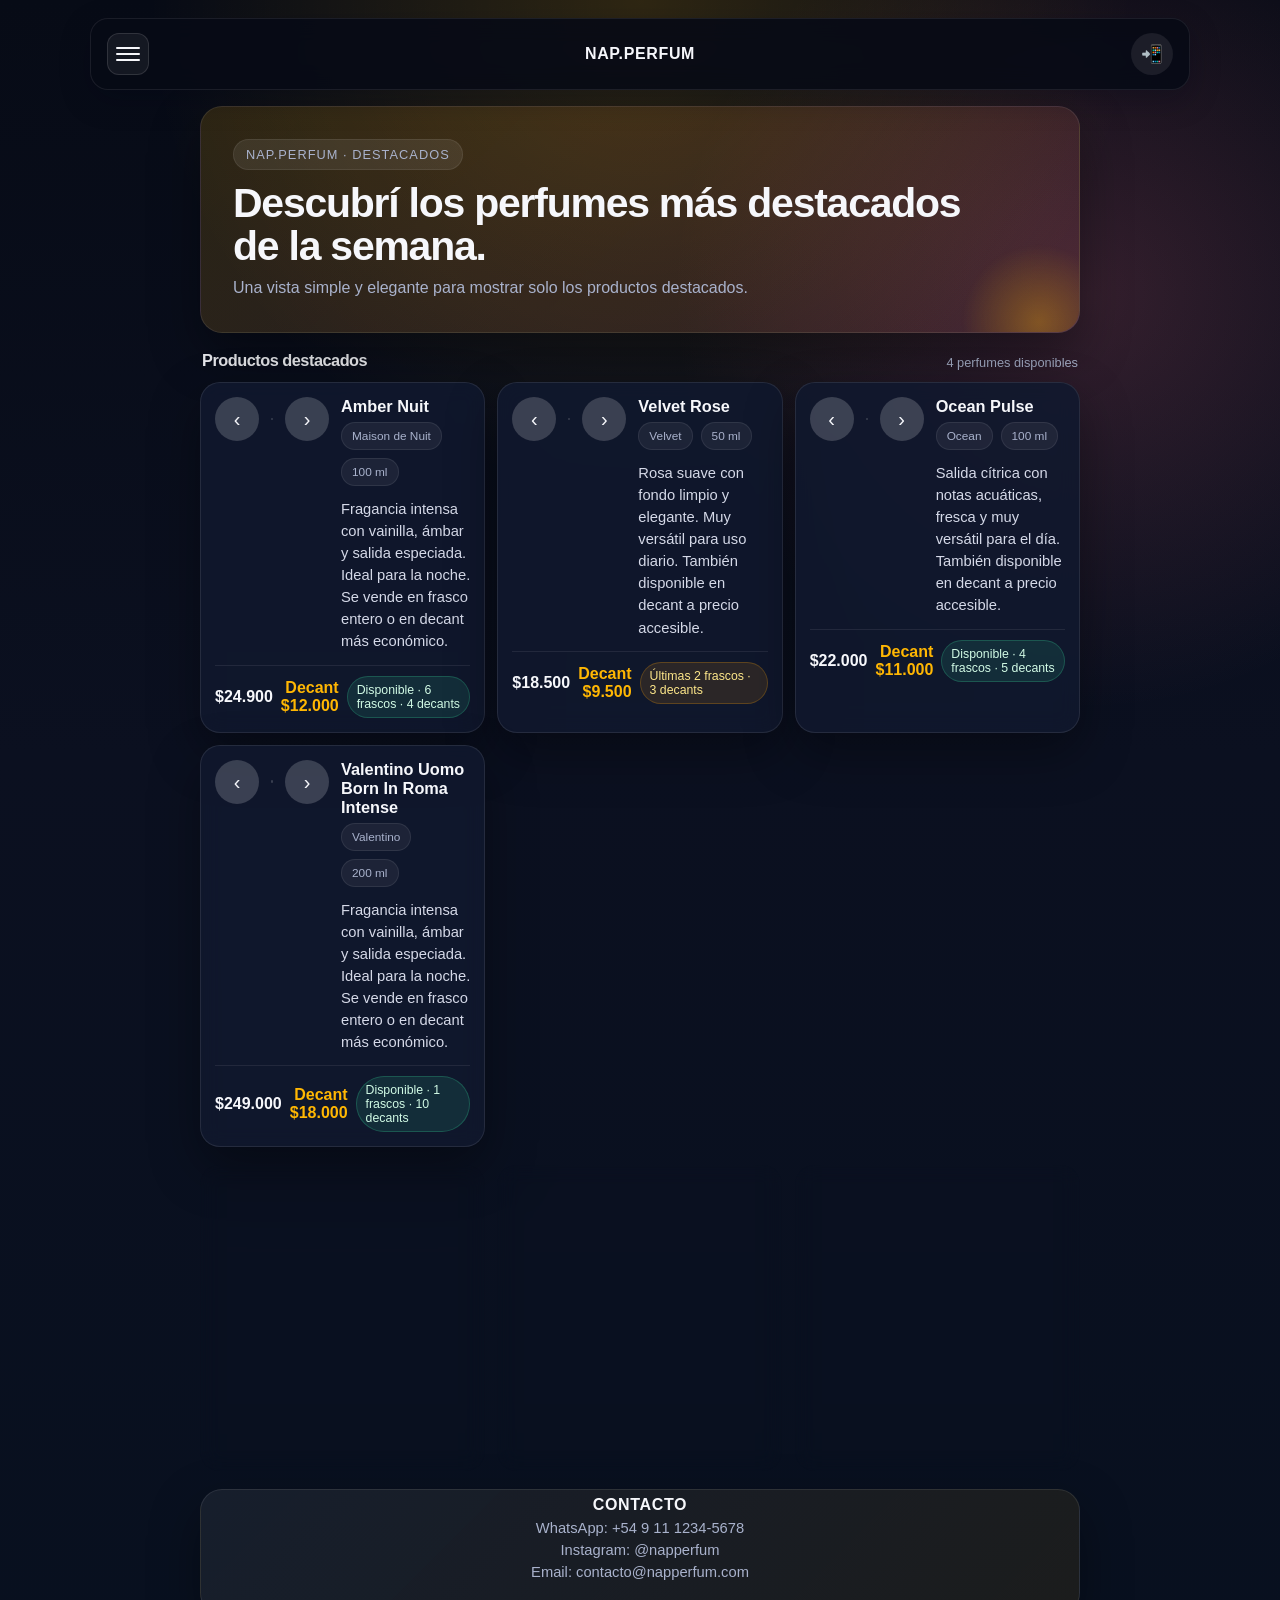
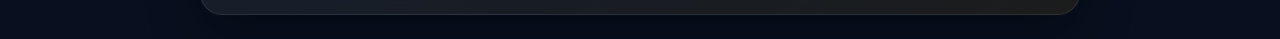
<file: index.html>
<!DOCTYPE html>
<html lang="es">
<head>
  <meta charset="UTF-8">
  <meta name="viewport" content="width=device-width, initial-scale=1.0">
  <meta name="theme-color" content="#0f172a">
  <title>Nap.Perfum | Stock de Perfumes</title>
  <link rel="icon" type="image/jpeg" href="src/data/Assets/Logo/Logo.jpg">
  <link rel="shortcut icon" type="image/jpeg" href="src/data/Assets/Logo/Logo.jpg">
  <link rel="apple-touch-icon" href="src/data/Assets/Logo/Logo.jpg">
  <link rel="stylesheet" href="src/Estilo/styles.css">
</head>
<body>
  <header class="topbar">
    <button class="menu-toggle" id="openSidebar" aria-expanded="false" aria-label="Abrir menú">
      <span></span>
      <span></span>
      <span></span>
    </button>
    <a class="brand" href="#productos-destacados" aria-label="Ir a productos destacados">Nap.Perfum</a>
    <a class="contact-icon" href="#contacto" aria-label="Ir al contacto">📲</a>
  </header>

  <div class="sidebar-overlay" id="sidebarOverlay"></div>

  <aside class="sidebar" id="sidebarMenu" aria-label="Menú lateral">
    <div class="sidebar-head">
      <h3>Filtrar perfumes</h3>
      <button class="close-btn" id="closeSidebar" aria-label="Cerrar menú">×</button>
    </div>

    <nav class="sidebar-nav">
      <a class="filter-link home-link" href="#" aria-label="Volver al inicio">Volver al inicio</a>
      <p class="nav-title">Por marca</p>
      <button class="filter-link active" data-filter="all">Todos</button>
      <button class="filter-link" data-filter="brand" data-value="Maison de Nuit">Maison de Nuit</button>
      <button class="filter-link" data-filter="brand" data-value="Velvet">Velvet</button>
      <button class="filter-link" data-filter="brand" data-value="Ocean">Ocean</button>
      <button class="filter-link" data-filter="brand" data-value="Cedar">Cedar</button>

      <p class="nav-title">Por género</p>
      <button class="filter-link" data-filter="gender" data-value="Femenino">Femenino</button>
      <button class="filter-link" data-filter="gender" data-value="Masculino">Masculino</button>
      <button class="filter-link" data-filter="gender" data-value="Unisex">Unisex</button>
    </nav>
  </aside>

  <main class="shell">
    <section class="hero" aria-label="Productos destacados">
      <div class="eyebrow">Nap.Perfum · Destacados</div>
      <h1>Descubrí los perfumes más destacados de la semana.</h1>
      <p>Una vista simple y elegante para mostrar solo los productos destacados.</p>
    </section>

    <section class="section" id="productos-destacados">
      <div class="section-head">
        <h2>Productos destacados</h2>
        <span>Selección premium</span>
      </div>

      <div class="grid" id="productosGrid"></div>
    </section>

    <section class="section" id="hombre">
      

      <div class="grid">
        <article class="card">
          <div class="card-top">
            <div class="image-carousel" aria-label="Carrusel de imágenes del perfume Noir Signature">
              <button class="carousel-btn prev" type="button" aria-label="Ver imagen anterior">‹</button>
              <div class="carousel-viewport">
                <div class="carousel-image is-active" style="background-image: url('https://images.unsplash.com/photo-1592945403244-b3fbafd7f539?auto=format&fit=crop&w=900&q=80');">
                  <span>Noir Signature</span>
                </div>
                <div class="carousel-image" style="background-image: url('https://images.unsplash.com/photo-1617038260897-41a1f14a8ca0?auto=format&fit=crop&w=900&q=80');">
                  <span>Noir Signature</span>
                </div>
              </div>
              <button class="carousel-btn next" type="button" aria-label="Ver imagen siguiente">›</button>
            </div>
            <div>
              <h3>Noir Signature</h3>
              <div class="meta">
                <span class="tag">Maison de Nuit</span>
                <span class="tag">100 ml</span>
              </div>
              <p class="desc">Una fragancia intensa y elegante con notas amaderadas y especiadas.</p>
            </div>
          </div>
          <div class="bottom">
            <div class="price">$26.900</div>
            <div class="price decant">Decant $13.900</div>
            <div class="stock ok">Disponible · 5 frascos · 3 decants</div>
          </div>
        </article>

        <article class="card">
          <div class="card-top">
            <div class="image-carousel" aria-label="Carrusel de imágenes del perfume Cedar Force">
              <button class="carousel-btn prev" type="button" aria-label="Ver imagen anterior">‹</button>
              <div class="carousel-viewport">
                <div class="carousel-image is-active" style="background-image: url('https://images.unsplash.com/photo-1523293182086-7651a899d37f?auto=format&fit=crop&w=900&q=80');">
                  <span>Cedar Force</span>
                </div>
                <div class="carousel-image" style="background-image: url('https://images.unsplash.com/photo-1585386959984-a4155224a1ad?auto=format&fit=crop&w=900&q=80');">
                  <span>Cedar Force</span>
                </div>
              </div>
              <button class="carousel-btn next" type="button" aria-label="Ver imagen siguiente">›</button>
            </div>
            <div>
              <h3>Cedar Force</h3>
              <div class="meta">
                <span class="tag">Cedar</span>
                <span class="tag">100 ml</span>
              </div>
              <p class="desc">Fresco y masculino, con un perfil limpio ideal para el día a día.</p>
            </div>
          </div>
          <div class="bottom">
            <div class="price">$22.800</div>
            <div class="price decant">Decant $11.200</div>
            <div class="stock ok">Disponible · 4 frascos · 2 decants</div>
          </div>
        </article>

        <article class="card">
          <div class="card-top">
            <div class="image-carousel" aria-label="Carrusel de imágenes del perfume Ocean Drift">
              <button class="carousel-btn prev" type="button" aria-label="Ver imagen anterior">‹</button>
              <div class="carousel-viewport">
                <div class="carousel-image is-active" style="background-image: url('https://images.unsplash.com/photo-1541643600914-78b084683601?auto=format&fit=crop&w=900&q=80');">
                  <span>Ocean Drift</span>
                </div>
                <div class="carousel-image" style="background-image: url('https://images.unsplash.com/photo-1563170351-be82ae4c9e64?auto=format&fit=crop&w=900&q=80');">
                  <span>Ocean Drift</span>
                </div>
              </div>
              <button class="carousel-btn next" type="button" aria-label="Ver imagen siguiente">›</button>
            </div>
            <div>
              <h3>Ocean Drift</h3>
              <div class="meta">
                <span class="tag">Ocean</span>
                <span class="tag">100 ml</span>
              </div>
              <p class="desc">Una propuesta marina y refrescante con un toque urbano y muy versátil.</p>
            </div>
          </div>
          <div class="bottom">
            <div class="price">$24.500</div>
            <div class="price decant">Decant $12.000</div>
            <div class="stock low">Últimos 3 frascos · 4 decants</div>
          </div>
        </article>
      </div>
    </section>
  </main>

  <button class="scroll-top" id="scrollTopBtn" aria-label="Volver arriba" title="Volver arriba">↑</button>

  <footer class="footer" id="contacto">
    <p><strong>Contacto</strong></p>
    <p>WhatsApp: +54 9 11 1234-5678</p>
    <p>Instagram: @napperfum</p>
    <p>Email: contacto@napperfum.com</p>
  </footer>

  <script id="productos-data" type="application/json"></script>

  <script src="src/Script/app.js"></script>
</body>
</html>
</file>
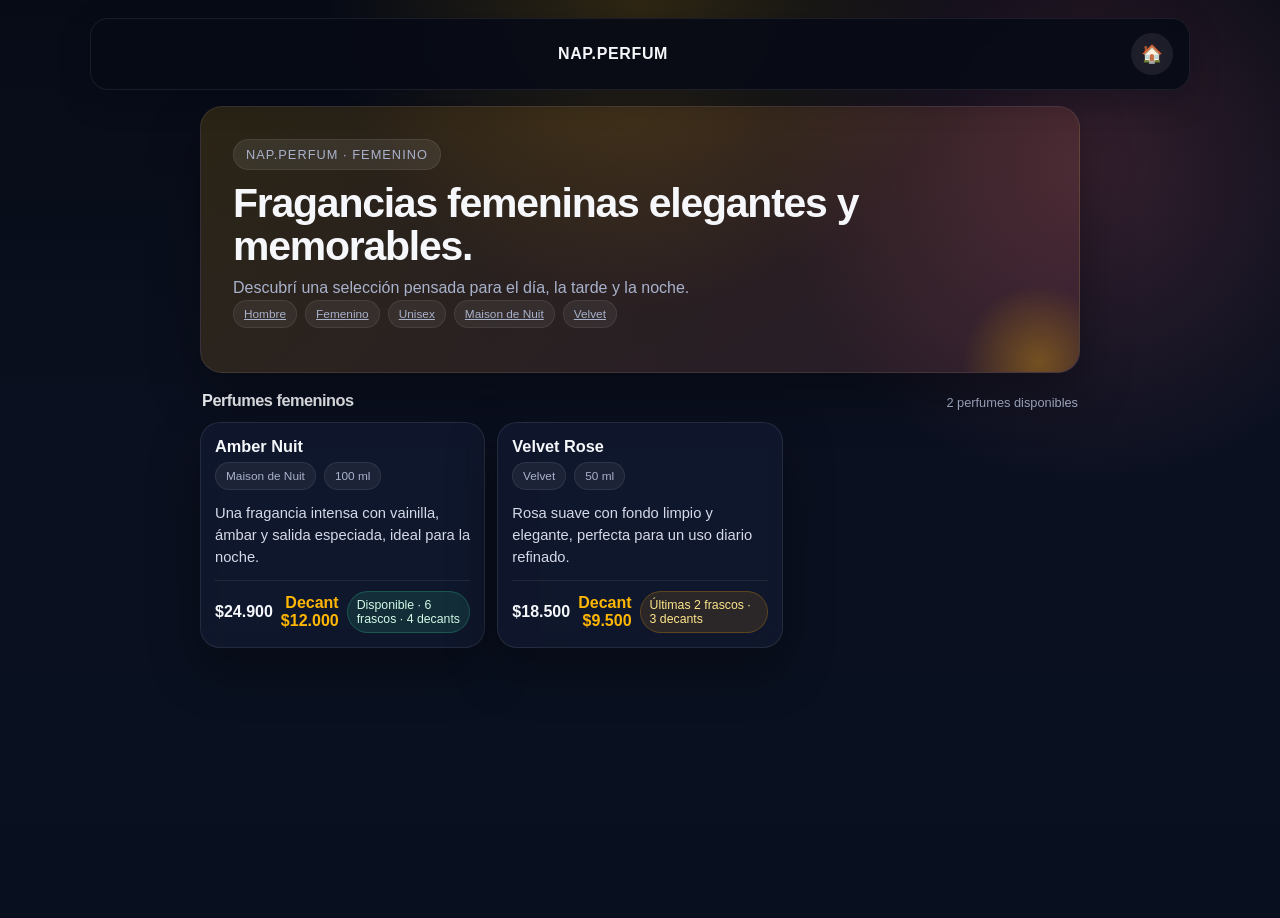
<file: src/Estructura/Secciones/femenino.html>
<!DOCTYPE html>
<html lang="es">
<head>
  <meta charset="UTF-8">
  <meta name="viewport" content="width=device-width, initial-scale=1.0">
  <title>Nap.Perfum | Femenino</title>
  <link rel="stylesheet" href="../../Estilo/styles.css">
</head>
<body>
  <header class="topbar">
    <a class="brand" href="../../index.html">Nap.Perfum</a>
    <a class="contact-icon" href="../../index.html#contacto" aria-label="Volver al inicio">🏠</a>
  </header>

  <main class="shell">
    <section class="hero">
      <div class="eyebrow">Nap.Perfum · Femenino</div>
      <h1>Fragancias femeninas elegantes y memorables.</h1>
      <p>Descubrí una selección pensada para el día, la tarde y la noche.</p>
      <div class="meta">
        <a class="tag" href="hombre.html">Hombre</a>
        <a class="tag" href="femenino.html">Femenino</a>
        <a class="tag" href="unisex.html">Unisex</a>
        <a class="tag" href="maison-de-nuit.html">Maison de Nuit</a>
        <a class="tag" href="velvet.html">Velvet</a>
      </div>
    </section>

    <section class="section">
      <div class="section-head">
        <h2>Perfumes femeninos</h2>
        <span>2 perfumes disponibles</span>
      </div>

      <div class="grid">
        <article class="card">
          <div class="card-top">
            <div>
              <h3>Amber Nuit</h3>
              <div class="meta">
                <span class="tag">Maison de Nuit</span>
                <span class="tag">100 ml</span>
              </div>
              <p class="desc">Una fragancia intensa con vainilla, ámbar y salida especiada, ideal para la noche.</p>
            </div>
          </div>
          <div class="bottom">
            <div class="price">$24.900</div>
            <div class="price decant">Decant $12.000</div>
            <div class="stock ok">Disponible · 6 frascos · 4 decants</div>
          </div>
        </article>

        <article class="card">
          <div class="card-top">
            <div>
              <h3>Velvet Rose</h3>
              <div class="meta">
                <span class="tag">Velvet</span>
                <span class="tag">50 ml</span>
              </div>
              <p class="desc">Rosa suave con fondo limpio y elegante, perfecta para un uso diario refinado.</p>
            </div>
          </div>
          <div class="bottom">
            <div class="price">$18.500</div>
            <div class="price decant">Decant $9.500</div>
            <div class="stock low">Últimas 2 frascos · 3 decants</div>
          </div>
        </article>
      </div>
    </section>
  </main>
</body>
</html>
</file>
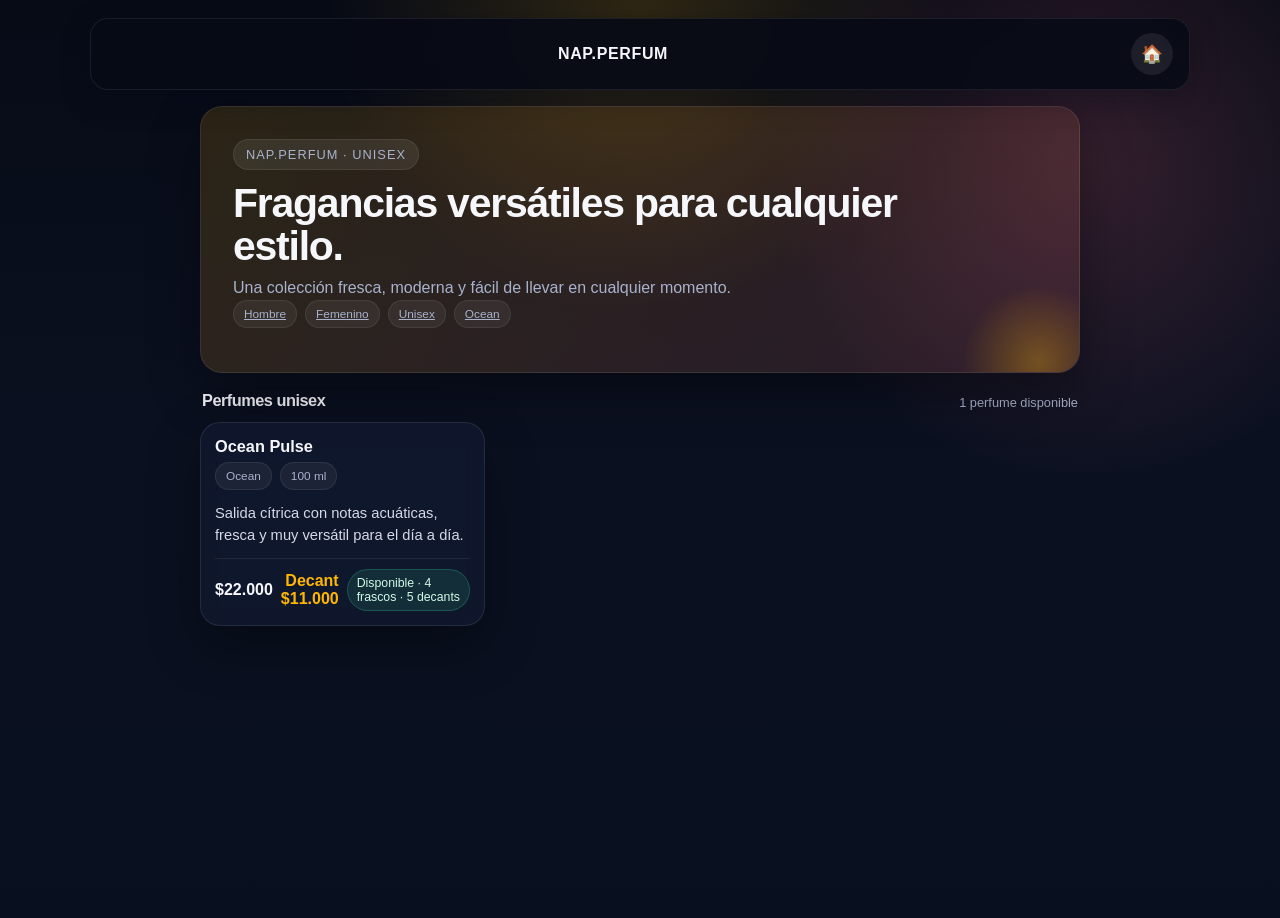
<file: src/Estructura/Secciones/unisex.html>
<!DOCTYPE html>
<html lang="es">
<head>
  <meta charset="UTF-8">
  <meta name="viewport" content="width=device-width, initial-scale=1.0">
  <title>Nap.Perfum | Unisex</title>
  <link rel="stylesheet" href="../../Estilo/styles.css">
</head>
<body>
  <header class="topbar">
    <a class="brand" href="../../index.html">Nap.Perfum</a>
    <a class="contact-icon" href="../../index.html#contacto" aria-label="Volver al inicio">🏠</a>
  </header>

  <main class="shell">
    <section class="hero">
      <div class="eyebrow">Nap.Perfum · Unisex</div>
      <h1>Fragancias versátiles para cualquier estilo.</h1>
      <p>Una colección fresca, moderna y fácil de llevar en cualquier momento.</p>
      <div class="meta">
        <a class="tag" href="hombre.html">Hombre</a>
        <a class="tag" href="femenino.html">Femenino</a>
        <a class="tag" href="unisex.html">Unisex</a>
        <a class="tag" href="ocean.html">Ocean</a>
      </div>
    </section>

    <section class="section">
      <div class="section-head">
        <h2>Perfumes unisex</h2>
        <span>1 perfume disponible</span>
      </div>

      <div class="grid">
        <article class="card">
          <div class="card-top">
            <div>
              <h3>Ocean Pulse</h3>
              <div class="meta">
                <span class="tag">Ocean</span>
                <span class="tag">100 ml</span>
              </div>
              <p class="desc">Salida cítrica con notas acuáticas, fresca y muy versátil para el día a día.</p>
            </div>
          </div>
          <div class="bottom">
            <div class="price">$22.000</div>
            <div class="price decant">Decant $11.000</div>
            <div class="stock ok">Disponible · 4 frascos · 5 decants</div>
          </div>
        </article>
      </div>
    </section>
  </main>
</body>
</html>
</file>
<file: src/Estilo/styles.css>
:root {
  color-scheme: dark;
  --bg: #0b1020;
  --bg-2: #121a31;
  --card: rgba(16, 24, 46, 0.88);
  --card-border: rgba(255, 255, 255, 0.09);
  --text: #f6f7fb;
  --muted: #a9b2cc;
  --accent: #ffb703;
  --accent-2: #fb7185;
  --ok: #34d399;
  --low: #f59e0b;
  --out: #ef4444;
  --shadow: 0 20px 50px rgba(0, 0, 0, 0.35);
}

* {
  box-sizing: border-box;
}

body {
  margin: 0;
  min-height: 100vh;
  font-family: "Trebuchet MS", "Segoe UI", Arial, sans-serif;
  color: var(--text);
  background:
    radial-gradient(circle at top, rgba(255, 183, 3, 0.16), transparent 28%),
    radial-gradient(circle at 85% 18%, rgba(251, 113, 133, 0.18), transparent 24%),
    linear-gradient(180deg, #070b16 0%, var(--bg) 46%, #08101f 100%);
  -webkit-font-smoothing: antialiased;
}

.topbar {
  position: sticky;
  top: 0;
  z-index: 20;
  display: flex;
  align-items: center;
  justify-content: space-between;
  gap: 12px;
  max-width: 880px;
  margin: 0 auto;
  padding: 12px 14px;
  background: rgba(7, 11, 22, 0.9);
  backdrop-filter: blur(12px);
  border: 1px solid rgba(255, 255, 255, 0.08);
  border-radius: 0 0 18px 18px;
  box-shadow: 0 10px 30px rgba(2, 6, 23, 0.28);
}

.topbar .brand {
  margin: 0;
  flex: 1;
  display: inline-flex;
  align-items: center;
  justify-content: center;
  gap: 10px;
}

.menu-toggle {
  display: inline-flex;
  flex-direction: column;
  justify-content: center;
  gap: 4px;
  width: 42px;
  height: 42px;
  padding: 8px;
  border: 1px solid rgba(255, 255, 255, 0.12);
  border-radius: 12px;
  background: rgba(255, 255, 255, 0.06);
  cursor: pointer;
}

.menu-toggle span {
  display: block;
  width: 100%;
  height: 2px;
  border-radius: 999px;
  background: var(--text);
}

.brand {
  font-weight: 700;
  letter-spacing: 0.04em;
  text-transform: uppercase;
  color: var(--text);
  text-decoration: none;
}

.brand-logo {
  width: 44px;
  height: 44px;
  object-fit: cover;
  border-radius: 12px;
  border: 1px solid rgba(255, 255, 255, 0.12);
  box-shadow: 0 8px 24px rgba(0, 0, 0, 0.24);
}

.contact-icon {
  display: inline-flex;
  align-items: center;
  justify-content: center;
  width: 42px;
  height: 42px;
  border-radius: 50%;
  background: rgba(255, 255, 255, 0.08);
  color: var(--text);
  text-decoration: none;
  font-size: 1.1rem;
  transition: transform 0.2s ease, background 0.2s ease;
}

.contact-icon:hover,
.menu-toggle:hover {
  transform: translateY(-1px);
  background: rgba(255, 255, 255, 0.14);
}

.home-link {
  display: block;
  text-decoration: none;
  font-weight: 600;
}

.sidebar-overlay {
  position: fixed;
  inset: 0;
  z-index: 30;
  background: rgba(2, 6, 23, 0.55);
  opacity: 0;
  pointer-events: none;
  transition: opacity 0.25s ease;
}

.sidebar-overlay.is-visible {
  opacity: 1;
  pointer-events: auto;
}

.sidebar {
  position: fixed;
  top: 0;
  left: 0;
  z-index: 40;
  width: 70vw;
  max-width: 320px;
  height: 100vh;
  padding: 18px 16px;
  background: rgba(7, 11, 22, 0.98);
  border-right: 1px solid rgba(255, 255, 255, 0.08);
  transform: translateX(-100%);
  transition: transform 0.25s ease;
  overflow-y: auto;
}

.sidebar.is-open {
  transform: translateX(0);
}

.sidebar-head {
  display: flex;
  align-items: center;
  justify-content: space-between;
  margin-bottom: 16px;
}

.sidebar-head h3 {
  margin: 0;
  font-size: 1rem;
}

.close-btn {
  border: 0;
  background: transparent;
  color: var(--text);
  font-size: 1.3rem;
  cursor: pointer;
}

.sidebar-nav {
  display: grid;
  gap: 8px;
}

.nav-title {
  margin: 8px 0 2px;
  color: var(--accent);
  font-size: 0.78rem;
  font-weight: 700;
  text-transform: uppercase;
  letter-spacing: 0.08em;
}

.filter-link {
  width: 100%;
  border: 1px solid rgba(255, 255, 255, 0.1);
  border-radius: 12px;
  padding: 10px 12px;
  background: rgba(255, 255, 255, 0.04);
  color: var(--text);
  text-align: left;
  cursor: pointer;
}

.filter-link.active,
.filter-link:hover {
  background: rgba(255, 183, 3, 0.16);
  border-color: rgba(255, 183, 3, 0.32);
}

.shell {
  max-width: 880px;
  margin: 0 auto;
  padding: 14px 12px 24px;
}

.hero {
  background: linear-gradient(135deg, rgba(255, 183, 3, 0.14), rgba(251, 113, 133, 0.12));
  border: 1px solid var(--card-border);
  border-radius: 22px;
  padding: 18px 14px 16px;
  box-shadow: var(--shadow);
  overflow: hidden;
  position: relative;
}

.hero::after {
  content: "";
  position: absolute;
  inset: auto -40px -70px auto;
  width: 160px;
  height: 160px;
  border-radius: 50%;
  background: radial-gradient(circle, rgba(255, 183, 3, 0.32), transparent 68%);
  filter: blur(2px);
}

.eyebrow {
  display: inline-flex;
  align-items: center;
  gap: 8px;
  padding: 7px 12px;
  border-radius: 999px;
  background: rgba(255, 255, 255, 0.08);
  border: 1px solid rgba(255, 255, 255, 0.08);
  color: var(--muted);
  font-size: 0.8rem;
  letter-spacing: 0.08em;
  text-transform: uppercase;
}

.hero h1 {
  margin: 12px 0 8px;
  font-size: clamp(1.6rem, 6vw, 2.4rem);
  line-height: 1.05;
  letter-spacing: -0.03em;
}

.hero p {
  margin: 0;
  color: var(--muted);
  font-size: 0.95rem;
  line-height: 1.5;
  max-width: 36rem;
}

.stats {
  display: grid;
  grid-template-columns: 1fr;
  gap: 10px;
  margin-top: 14px;
}

.stat {
  padding: 14px 12px;
  border-radius: 18px;
  background: rgba(3, 7, 18, 0.42);
  border: 1px solid rgba(255, 255, 255, 0.08);
}

.stat strong {
  display: block;
  font-size: 1.2rem;
  margin-bottom: 3px;
}

.stat span {
  color: var(--muted);
  font-size: 0.8rem;
}

.section {
  margin-top: 18px;
}

.section-head {
  display: flex;
  flex-direction: column;
  align-items: flex-start;
  gap: 4px;
  margin: 10px 2px 12px;
}

.section-head h2 {
  margin: 0;
  font-size: 1.02rem;
  letter-spacing: -0.03em;
}

.section-head span {
  color: var(--muted);
  font-size: 0.8rem;
  text-align: left;
}

.grid {
  display: grid;
  gap: 12px;
}

.card {
  background: var(--card);
  border: 1px solid var(--card-border);
  border-radius: 20px;
  padding: 14px;
  box-shadow: var(--shadow);
  backdrop-filter: blur(10px);
}

.card-top {
  display: flex;
  flex-direction: column;
  gap: 12px;
  align-items: flex-start;
}

.image-carousel {
  display: grid;
  grid-template-columns: 44px 1fr 44px;
  align-items: center;
  gap: 12px;
  width: 100%;
  max-width: 480px;
  margin: 0 auto 16px;
}

.carousel-viewport {
  position: relative;
  border-radius: 24px;
  overflow: hidden;
  aspect-ratio: 4 / 5;
  background: rgba(255, 255, 255, 0.06);
  border: 1px solid rgba(255, 255, 255, 0.12);
  box-shadow: inset 0 0 0 1px rgba(255, 255, 255, 0.04);
}

.carousel-image {
  position: absolute;
  inset: 0;
  display: flex;
  align-items: flex-end;
  justify-content: center;
  padding: 12px;
  background-size: cover;
  background-position: center;
  opacity: 0;
  transform: scale(1.02);
  transition: opacity 0.25s ease, transform 0.25s ease;
}

.carousel-image.is-active {
  opacity: 1;
  transform: scale(1);
}

.carousel-image span {
  display: inline-block;
  padding: 6px 10px;
  border-radius: 999px;
  background: rgba(2, 6, 23, 0.7);
  color: white;
  font-size: 0.75rem;
  font-weight: 700;
  letter-spacing: 0.04em;
  text-transform: uppercase;
}

.carousel-btn {
  width: 44px;
  height: 44px;
  border: 0;
  border-radius: 50%;
  background: rgba(255, 255, 255, 0.18);
  color: var(--text);
  cursor: pointer;
  font-size: 1.25rem;
  line-height: 1;
}

.card h3 {
  margin: 0 0 6px;
  font-size: 1.02rem;
}

.meta {
  display: flex;
  flex-wrap: wrap;
  gap: 8px;
  margin-bottom: 12px;
}

.tag {
  font-size: 0.74rem;
  color: var(--muted);
  background: rgba(255, 255, 255, 0.06);
  border: 1px solid rgba(255, 255, 255, 0.08);
  padding: 6px 10px;
  border-radius: 999px;
}

.desc {
  margin: 0;
  color: #d5d9e8;
  font-size: 0.92rem;
  line-height: 1.5;
}

.bottom {
  display: flex;
  align-items: center;
  justify-content: space-between;
  gap: 8px;
  margin-top: 12px;
  padding-top: 10px;
  border-top: 1px solid rgba(255, 255, 255, 0.08);
}

.price {
  font-size: 1rem;
  font-weight: 700;
  flex: 1;
  text-align: left;
}

.price.decant {
  text-align: right;
  color: var(--accent);
}

.stock {
  font-size: 0.77rem;
  padding: 6px 9px;
  border-radius: 999px;
  border: 1px solid transparent;
  white-space: normal;
}

.stock.ok {
  color: #d1fae5;
  background: rgba(52, 211, 153, 0.12);
  border-color: rgba(52, 211, 153, 0.25);
}

.stock.low {
  color: #fde68a;
  background: rgba(245, 158, 11, 0.12);
  border-color: rgba(245, 158, 11, 0.25);
}

.stock.out {
  color: #fecaca;
  background: rgba(239, 68, 68, 0.12);
  border-color: rgba(239, 68, 68, 0.25);
}

.note {
  margin-top: 18px;
  padding: 16px;
  border-radius: 22px;
  background: linear-gradient(135deg, rgba(255, 255, 255, 0.06), rgba(255, 183, 3, 0.08));
  border: 1px solid var(--card-border);
  color: var(--muted);
  line-height: 1.55;
  font-size: 0.92rem;
}

.scroll-top {
  position: fixed;
  right: 20px;
  bottom: 24px;
  z-index: 50;
  width: 50px;
  height: 50px;
  border: 0;
  border-radius: 50%;
  background: linear-gradient(135deg, var(--accent), var(--accent-2));
  color: white;
  font-size: 1.3rem;
  cursor: pointer;
  box-shadow: 0 8px 24px rgba(0, 0, 0, 0.25);
  display: none;
}

.scroll-top.is-visible {
  display: inline-flex;
  align-items: center;
  justify-content: center;
}

.footer {
  max-width: 880px;
  margin: 18px auto 0;
  padding: 18px 16px 24px;
  text-align: center;
  color: var(--muted);
  background: linear-gradient(135deg, rgba(255, 255, 255, 0.06), rgba(255, 183, 3, 0.08));
  border: 1px solid var(--card-border);
  border-radius: 22px;
  box-shadow: var(--shadow);
}

.footer p {
  margin: 6px 0;
  font-size: 0.92rem;
}

.footer strong {
  color: var(--text);
  font-size: 1rem;
  letter-spacing: 0.04em;
  text-transform: uppercase;
}

@media (min-width: 720px) {
  body {
    display: block;
    padding: 0 24px 24px;
  }

  .topbar {
    max-width: 1100px;
    margin: 18px auto 0;
    border-radius: 18px;
    padding: 14px 16px;
  }

  .shell {
    width: min(100%, 1100px);
    padding: 16px 0 0;
  }

  .hero {
    padding: 32px;
  }

  .hero h1 {
    font-size: clamp(2.2rem, 3.2vw, 3.4rem);
    max-width: 760px;
  }

  .hero p {
    font-size: 1rem;
    max-width: 720px;
  }

  .stats {
    grid-template-columns: repeat(3, minmax(0, 1fr));
    gap: 14px;
  }

  .section-head {
    flex-direction: row;
    align-items: flex-end;
    justify-content: space-between;
  }

  .card-top {
    flex-direction: row;
    align-items: flex-start;
  }

  .bottom {
    flex-direction: row;
    align-items: center;
    justify-content: space-between;
  }

  .grid {
    grid-template-columns: repeat(2, minmax(0, 1fr));
  }

  .note {
    font-size: 1rem;
  }

  .footer {
    padding: 0 0 28px;
  }
}

@media (min-width: 1024px) {
  .shell {
    width: min(100%, 1280px);
  }

  .grid {
    grid-template-columns: repeat(3, minmax(0, 1fr));
  }
}
</file>
